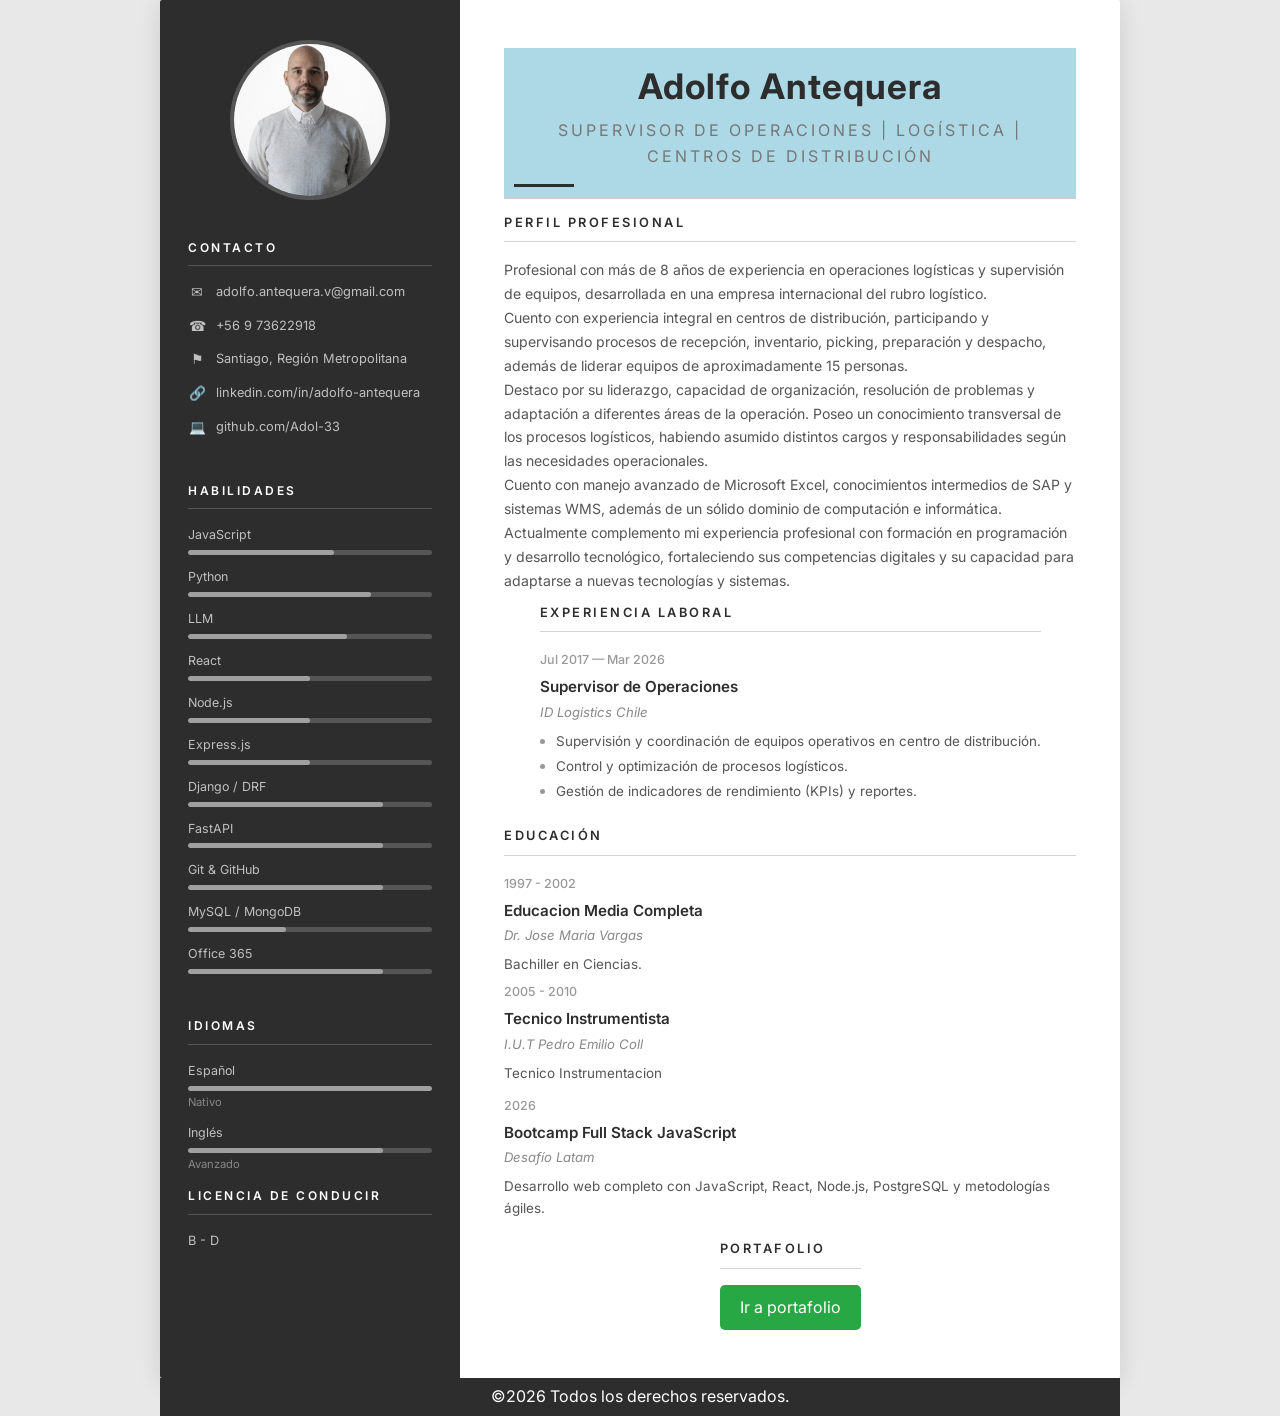
<file: index.html>
<!doctype html>
<html lang="es">
  <head>
    <meta charset="UTF-8" />
    <meta name="viewport" content="width=device-width, initial-scale=1.0" />
    <link rel="stylesheet" href="assets/css/style.css" />
    <link
      href="https://fonts.googleapis.com/css2?family=Inter:wght@300;400;500;600;700&display=swap"
      rel="stylesheet"
    />
    <title>Curriculum Vitae - Adolfo Antequera</title>
  </head>
  <body>
    <div class="cv-container">
      <!-- Barra lateral -->
      <aside class="sidebar">
        <div class="photo-wrapper">
          <img
            src="assets/img/cv2.png"
            alt="Foto de Adolfo Antequera"
            class="foto"
          />
        </div>
        <!-- CONTACTO -->
        <div class="sidebar-section">
          <h3>Contacto</h3>
          <ul class="contact-list">
            <li>
              <span class="contact-icon">&#9993;</span>
              <span>adolfo.antequera.v@gmail.com</span>
            </li>
            <li>
              <span class="contact-icon">&#9742;</span>
              <span>+56 9 73622918</span>
            </li>
            <li>
              <span class="contact-icon">&#9873;</span>
              <span>Santiago, Región Metropolitana</span>
            </li>
            <li>
              <span class="contact-icon">&#128279;</span>
              <span>linkedin.com/in/adolfo-antequera</span>
            </li>
            <li>
              <span class="contact-icon">&#128187;</span>
              <span>github.com/Adol-33</span>
            </li>
          </ul>
        </div>
        <!-- HABILIDADES -->
        <div class="sidebar-section">
          <h3>Habilidades</h3>
          <div class="skill">
            <span class="skill-name">JavaScript</span>
            <div class="skill-bar">
              <div class="skill-level" style="width: 60%"></div>
            </div>
          </div>

          <div class="skill">
            <span class="skill-name">Python</span>
            <div class="skill-bar">
              <div class="skill-level" style="width: 75%"></div>
            </div>
          </div>

          <div class="skill">
            <span class="skill-name">LLM</span>
            <div class="skill-bar">
              <div class="skill-level" style="width: 65%"></div>
            </div>
          </div>

          <div class="skill">
            <span class="skill-name">React</span>
            <div class="skill-bar">
              <div class="skill-level" style="width: 50%"></div>
            </div>
          </div>

          <div class="skill">
            <span class="skill-name">Node.js</span>
            <div class="skill-bar">
              <div class="skill-level" style="width: 50%"></div>
            </div>
          </div>

          <div class="skill">
            <span class="skill-name">Express.js</span>
            <div class="skill-bar">
              <div class="skill-level" style="width: 50%"></div>
            </div>
          </div>

          <div class="skill">
            <span class="skill-name">Django / DRF</span>
            <div class="skill-bar">
              <div class="skill-level" style="width: 80%"></div>
            </div>
          </div>

          <div class="skill">
            <span class="skill-name">FastAPI</span>
            <div class="skill-bar">
              <div class="skill-level" style="width: 80%"></div>
            </div>
          </div>

          <div class="skill">
            <span class="skill-name">Git &amp; GitHub</span>
            <div class="skill-bar">
              <div class="skill-level" style="width: 80%"></div>
            </div>
          </div>

          <div class="skill">
            <span class="skill-name">MySQL / MongoDB</span>
            <div class="skill-bar">
              <div class="skill-level" style="width: 40%"></div>
            </div>
          </div>

          <div class="skill">
            <span class="skill-name">Office 365</span>
            <div class="skill-bar">
              <div class="skill-level" style="width: 80%"></div>
            </div>
          </div>
        </div>
        <!-- IDIOMAS -->
        <div class="sidebar-section">
          <h3>Idiomas</h3>
          <div class="skill">
            <span class="skill-name">Español</span>
            <div class="skill-bar">
              <div class="skill-level" style="width: 100%"></div>
            </div>
            <span class="skill-label">Nativo</span>
          </div>
          <div class="skill">
            <span class="skill-name">Inglés</span>
            <div class="skill-bar">
              <div class="skill-level" style="width: 80%"></div>
            </div>
            <span class="skill-label">Avanzado</span>
          </div>
          <!-- LICENCIAS -->
          <h3>Licencia de conducir</h3>
          <div class="skill">
            <ul class="contact-list">
              <li><span>B - D</span></li>
            </ul>
          </div>
        </div>
      </aside>

      <!-- Contenido principal -->
      <main class="main-content">
        <header class="main-header">
          <h1>Adolfo Antequera</h1>
          <p class="subtitle">
            SUPERVISOR DE OPERACIONES | LOGÍSTICA | CENTROS DE DISTRIBUCIÓN
          </p>
          <div class="header-line"></div>
        </header>
        <!-- PERFIL -->
        <section class="profile">
          <h2>Perfil Profesional</h2>
          <p>
            Profesional con más de 8 años de experiencia en operaciones
            logísticas y supervisión de equipos, desarrollada en una empresa
            internacional del rubro logístico.
          </p>
          <p>
            Cuento con experiencia integral en centros de distribución,
            participando y supervisando procesos de recepción, inventario,
            picking, preparación y despacho, además de liderar equipos de
            aproximadamente 15 personas.
          </p>
          <p>
            Destaco por su liderazgo, capacidad de organización, resolución de
            problemas y adaptación a diferentes áreas de la operación. Poseo un
            conocimiento transversal de los procesos logísticos, habiendo
            asumido distintos cargos y responsabilidades según las necesidades
            operacionales.
          </p>
          <p>
            Cuento con manejo avanzado de Microsoft Excel, conocimientos
            intermedios de SAP y sistemas WMS, además de un sólido dominio de
            computación e informática. Actualmente complemento mi experiencia
            profesional con formación en programación y desarrollo tecnológico,
            fortaleciendo sus competencias digitales y su capacidad para
            adaptarse a nuevas tecnologías y sistemas.
          </p>
        </section>
        <!--  -->
        <section id="experiencia">
          <h2>Experiencia Laboral</h2>

          <div class="timeline-item">
            <div class="timeline-date">Jul 2017 &mdash; Mar 2026</div>
            <div class="timeline-content">
              <h4>Supervisor de Operaciones</h4>
              <span class="company">ID Logistics Chile</span>
              <ul>
                <li>
                  Supervisión y coordinación de equipos operativos en centro de
                  distribución.
                </li>
                <li>Control y optimización de procesos logísticos.</li>
                <li>
                  Gestión de indicadores de rendimiento (KPIs) y reportes.
                </li>
              </ul>
            </div>
          </div>
        </section>
        <!-- EDUCACION -->
        <section id="educacion">
          <h2>Educación</h2>

          <div class="timeline-item">
            <!-- Liceo -->
            <div class="timeline-date">1997 - 2002</div>
            <div class="timeline-content">
              <h4>Educacion Media Completa</h4>
              <span class="company">Dr. Jose Maria Vargas</span>
              <p>Bachiller en Ciencias.</p>
            </div>

            <!-- Universidad -->
            <div class="timeline-date">2005 - 2010</div>
            <div class="timeline-content">
              <h4>Tecnico Instrumentista</h4>
              <span class="company">I.U.T Pedro Emilio Coll</span>
              <p>Tecnico Instrumentacion</p>
            </div>
          </div>

          <!-- Bootcamp -->
          <div class="timeline-item">
            <div class="timeline-date">2026</div>
            <div class="timeline-content">
              <h4>Bootcamp Full Stack JavaScript</h4>
              <span class="company">Desafío Latam</span>
              <p>
                Desarrollo web completo con JavaScript, React, Node.js,
                PostgreSQL y metodologías ágiles.
              </p>
            </div>
          </div>
        </section>
        <!-- PORTAFOLIO -->
        <section id="portafolio">
          <h2>Portafolio</h2>

          <a href="portafolio.html" class="btn">Ir a portafolio</a>
        </section>
      </main>
    </div>
    <footer class="footer">
      <p>&copy;2026 Todos los derechos reservados.</p>
    </footer>
  </body>
</html>
</file>
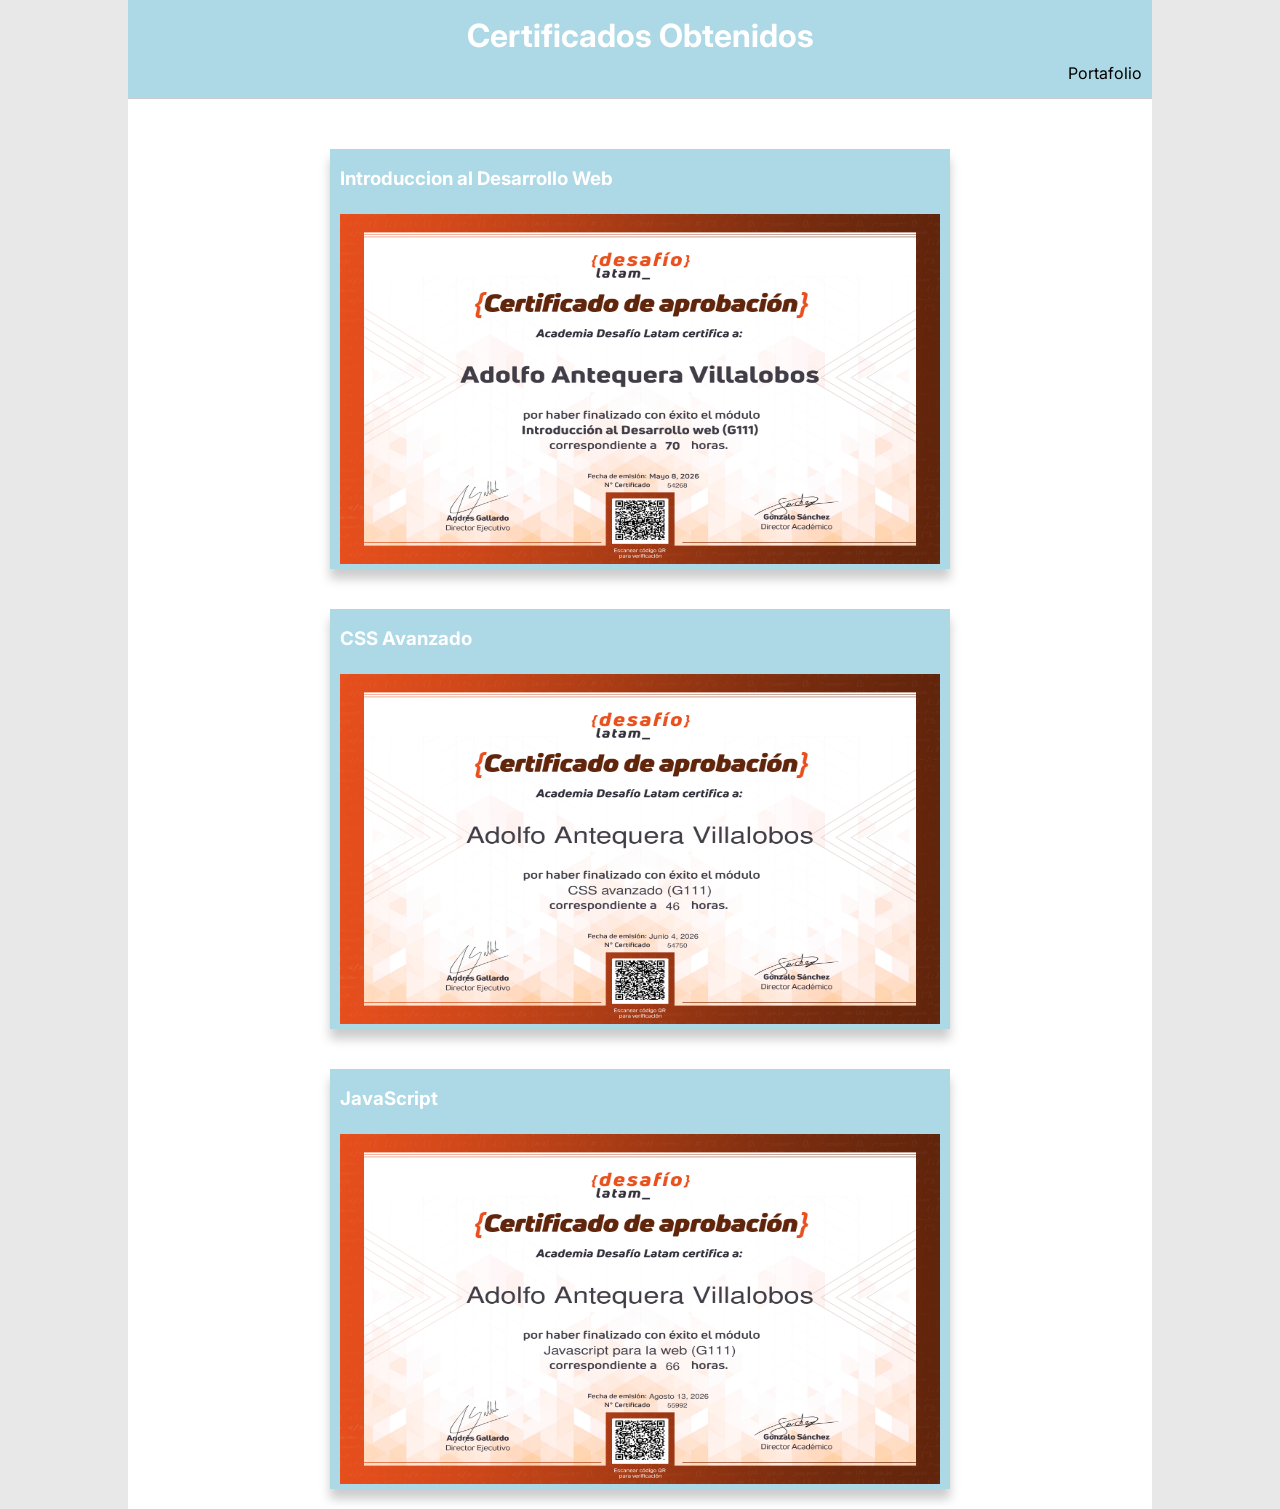
<file: certificados.html>
<!doctype html>
<html lang="en">
  <head>
    <meta charset="UTF-8" />
    <meta name="viewport" content="width=device-width, initial-scale=1.0" />
    <link rel="stylesheet" href="assets/css/style.css" />
    <link
      href="https://fonts.googleapis.com/css2?family=Inter:wght@300;400;500;600;700&display=swap"
      rel="stylesheet"
    />
    <title>Certificados</title>
  </head>
  <body>
    <div class="certificado-contenedor">
      <header>
        <h1>Certificados Obtenidos</h1>
        <a href="/portafolio.html">Portafolio</a>
      </header>
      <main>
        <div class="certificado-card">
          <h3>Introduccion al Desarrollo Web</h3>
          <div class="certificado-img">
            <img src="./assets/img/Introduccion.png" alt="" />
          </div>
        </div>
        <div class="certificado-card">
          <h3>CSS Avanzado</h3>
          <div class="certificado-img">
            <img src="./assets/img/CSS Avanzado.png" alt="" />
          </div>
        </div>
        <div class="certificado-card">
          <h3>JavaScript</h3>
          <div class="certificado-img">
            <img src="./assets/img/JavaScript.png" alt="" />
          </div>
        </div>
      </main>
    </div>
  </body>
</html>
</file>
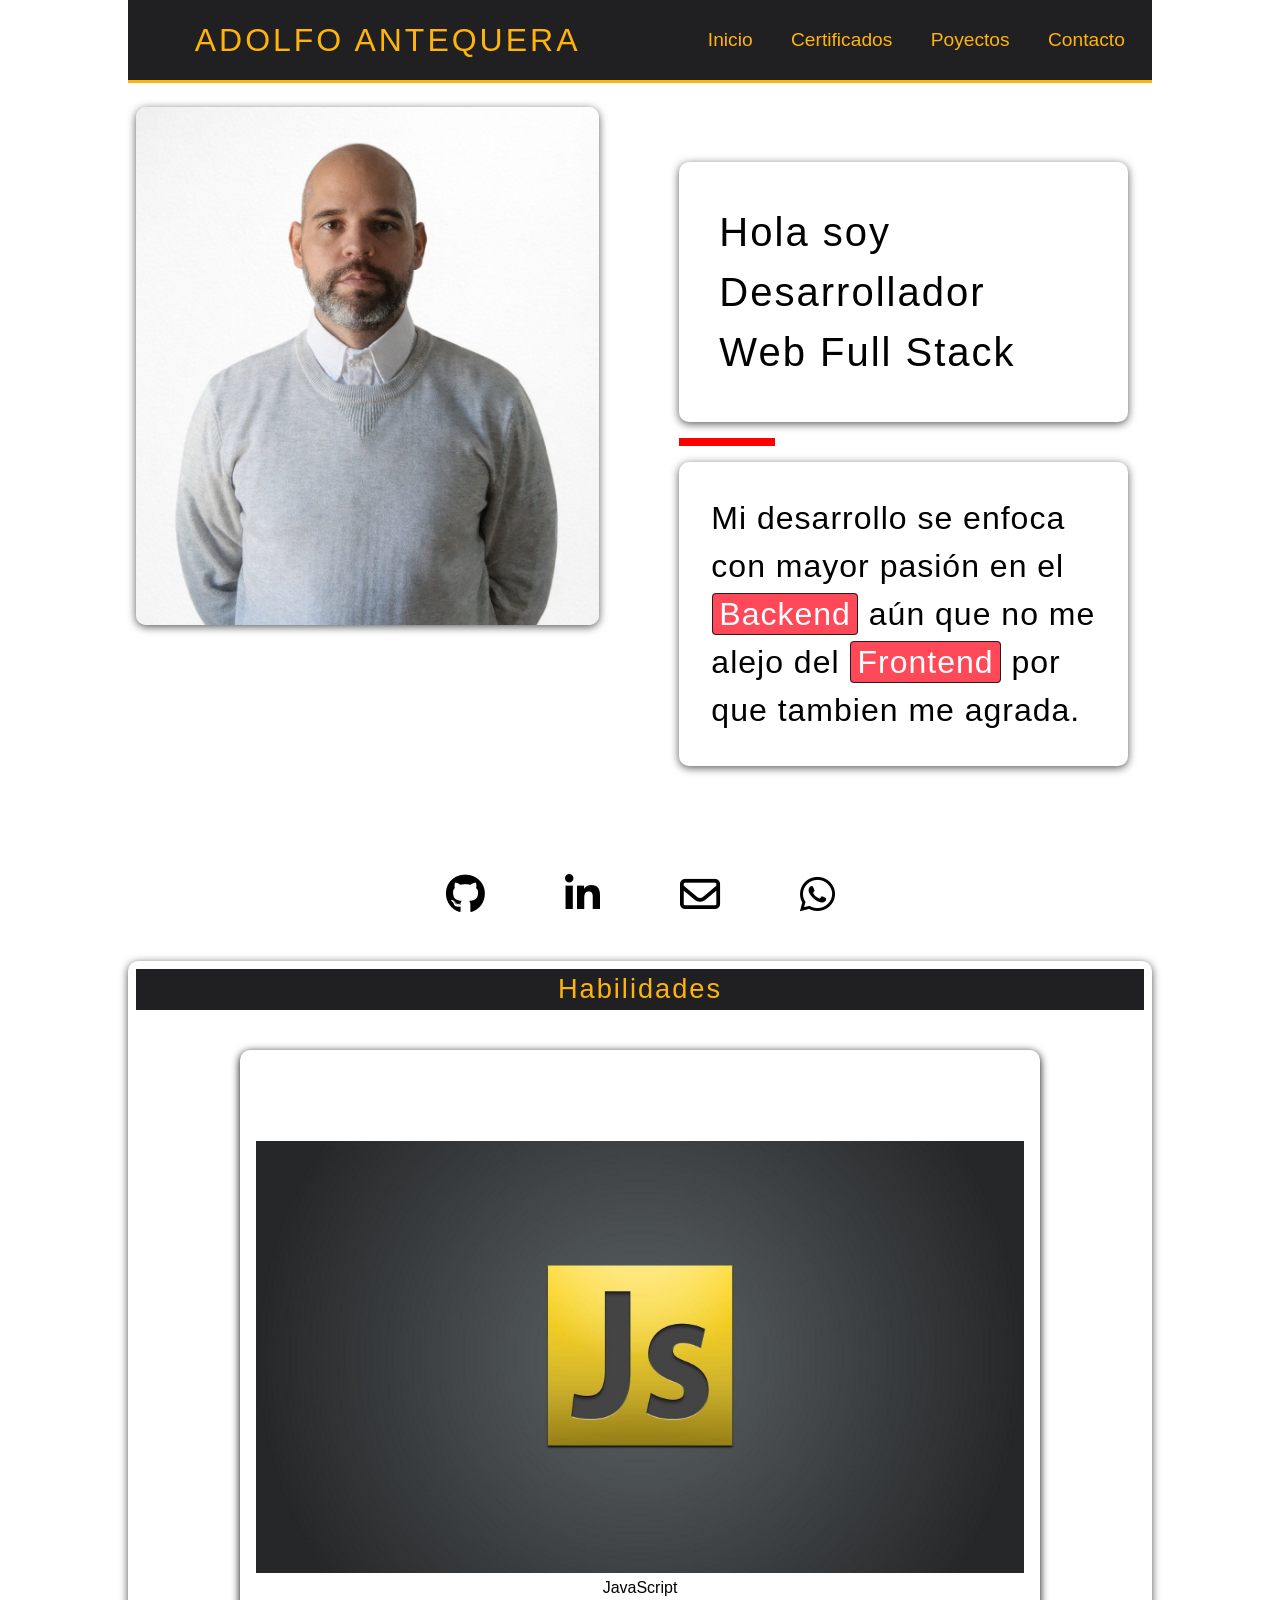
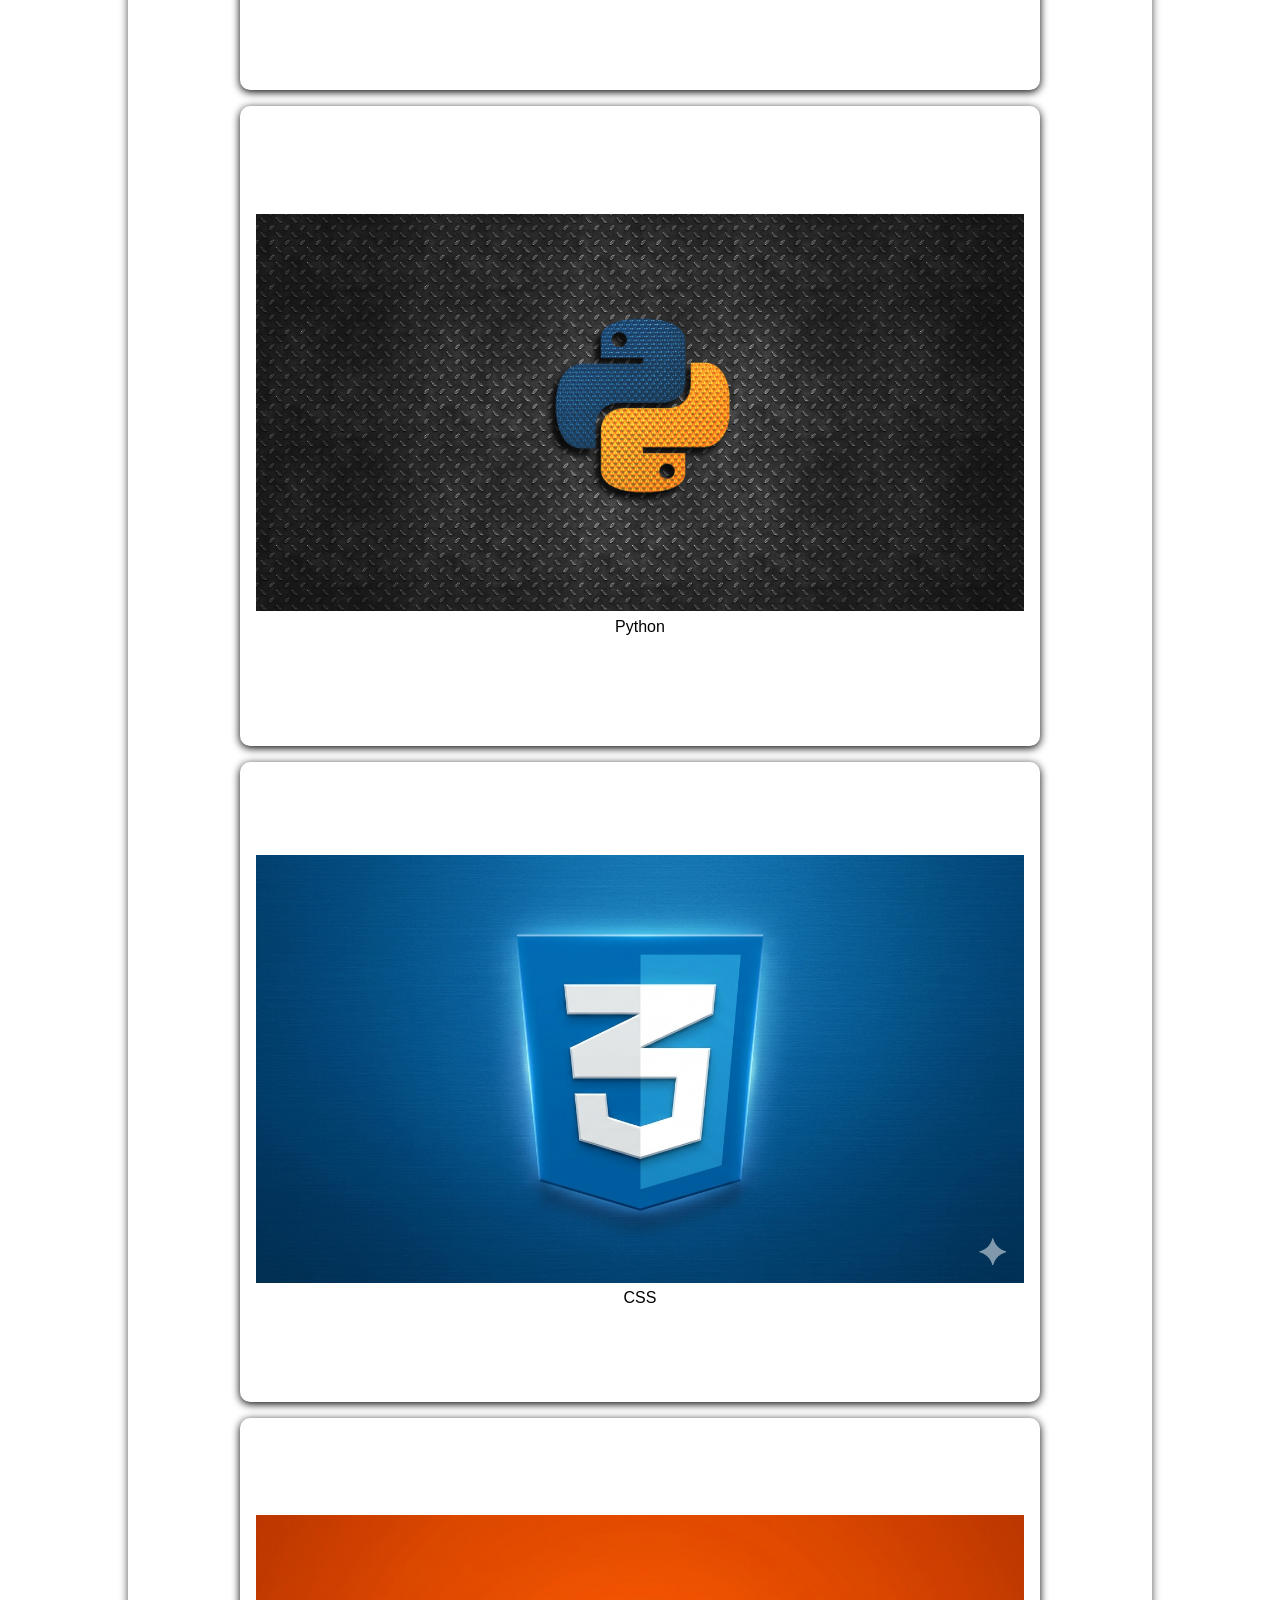
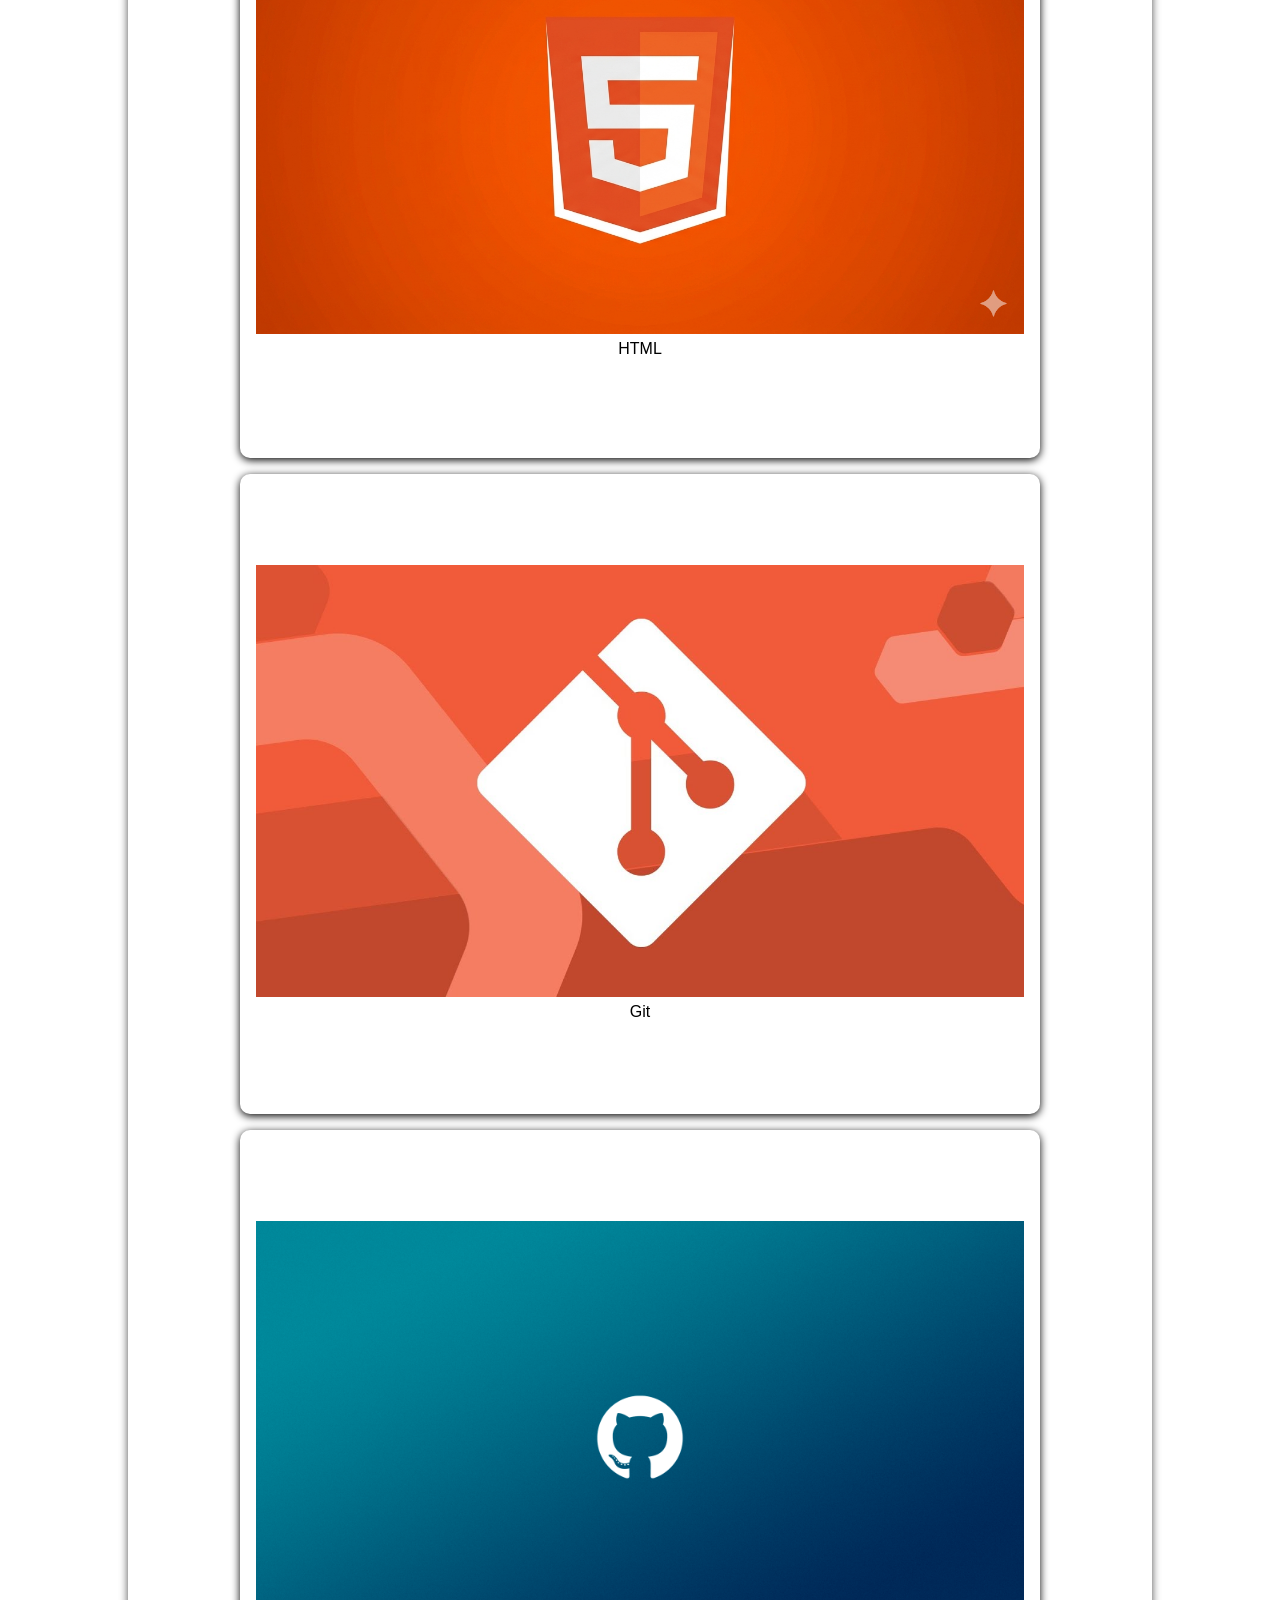
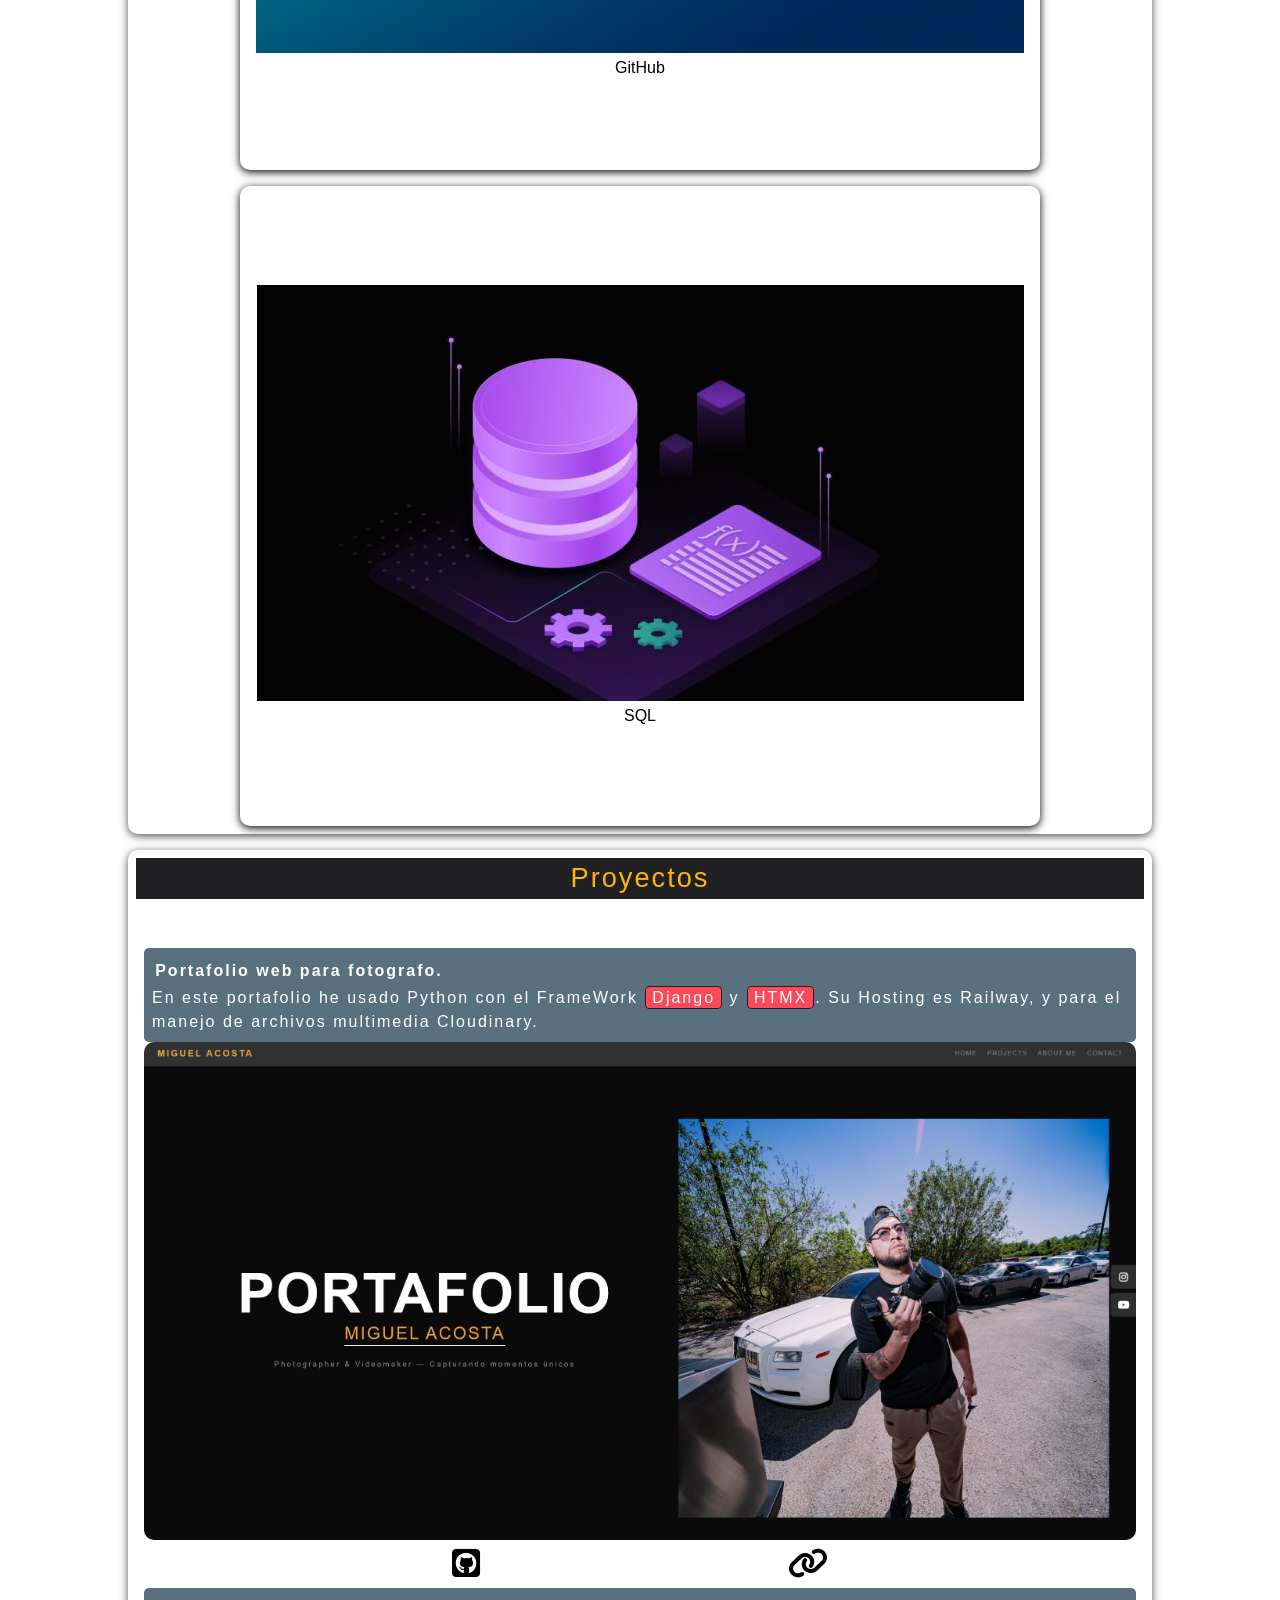
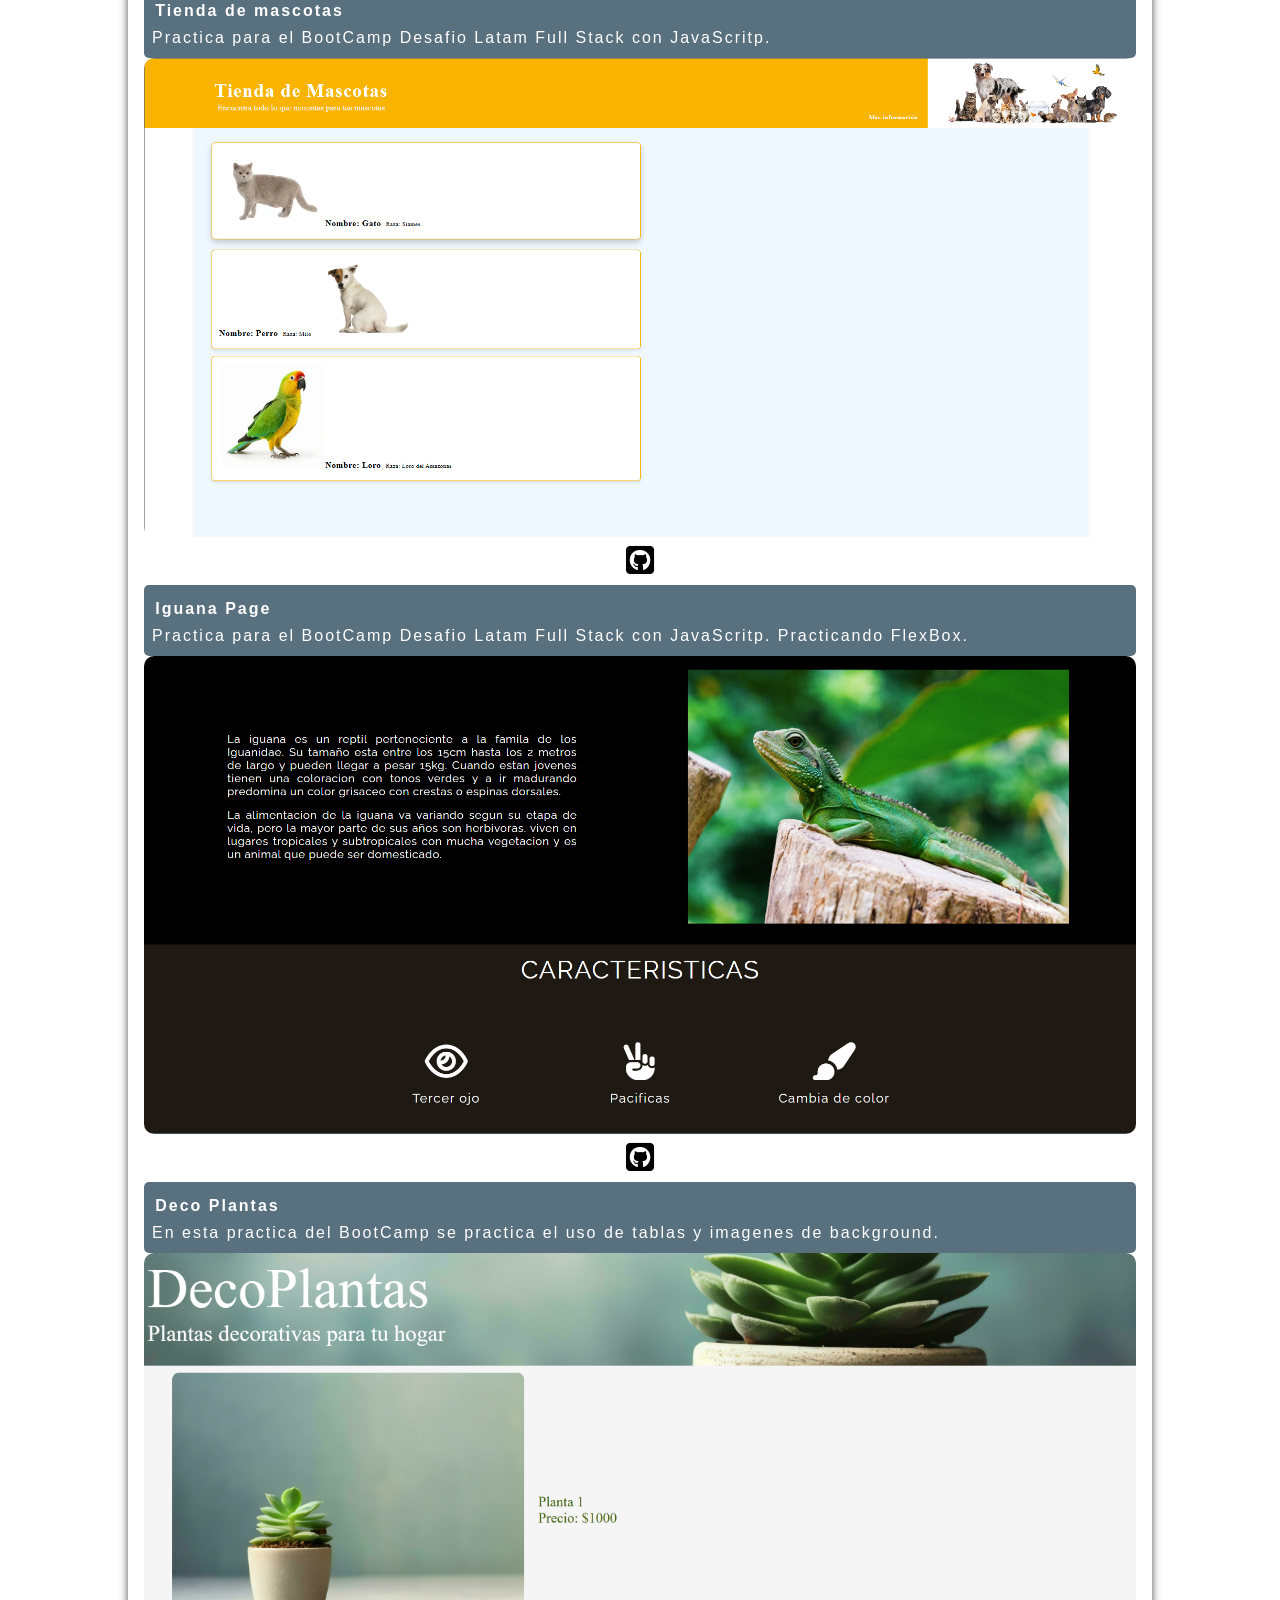
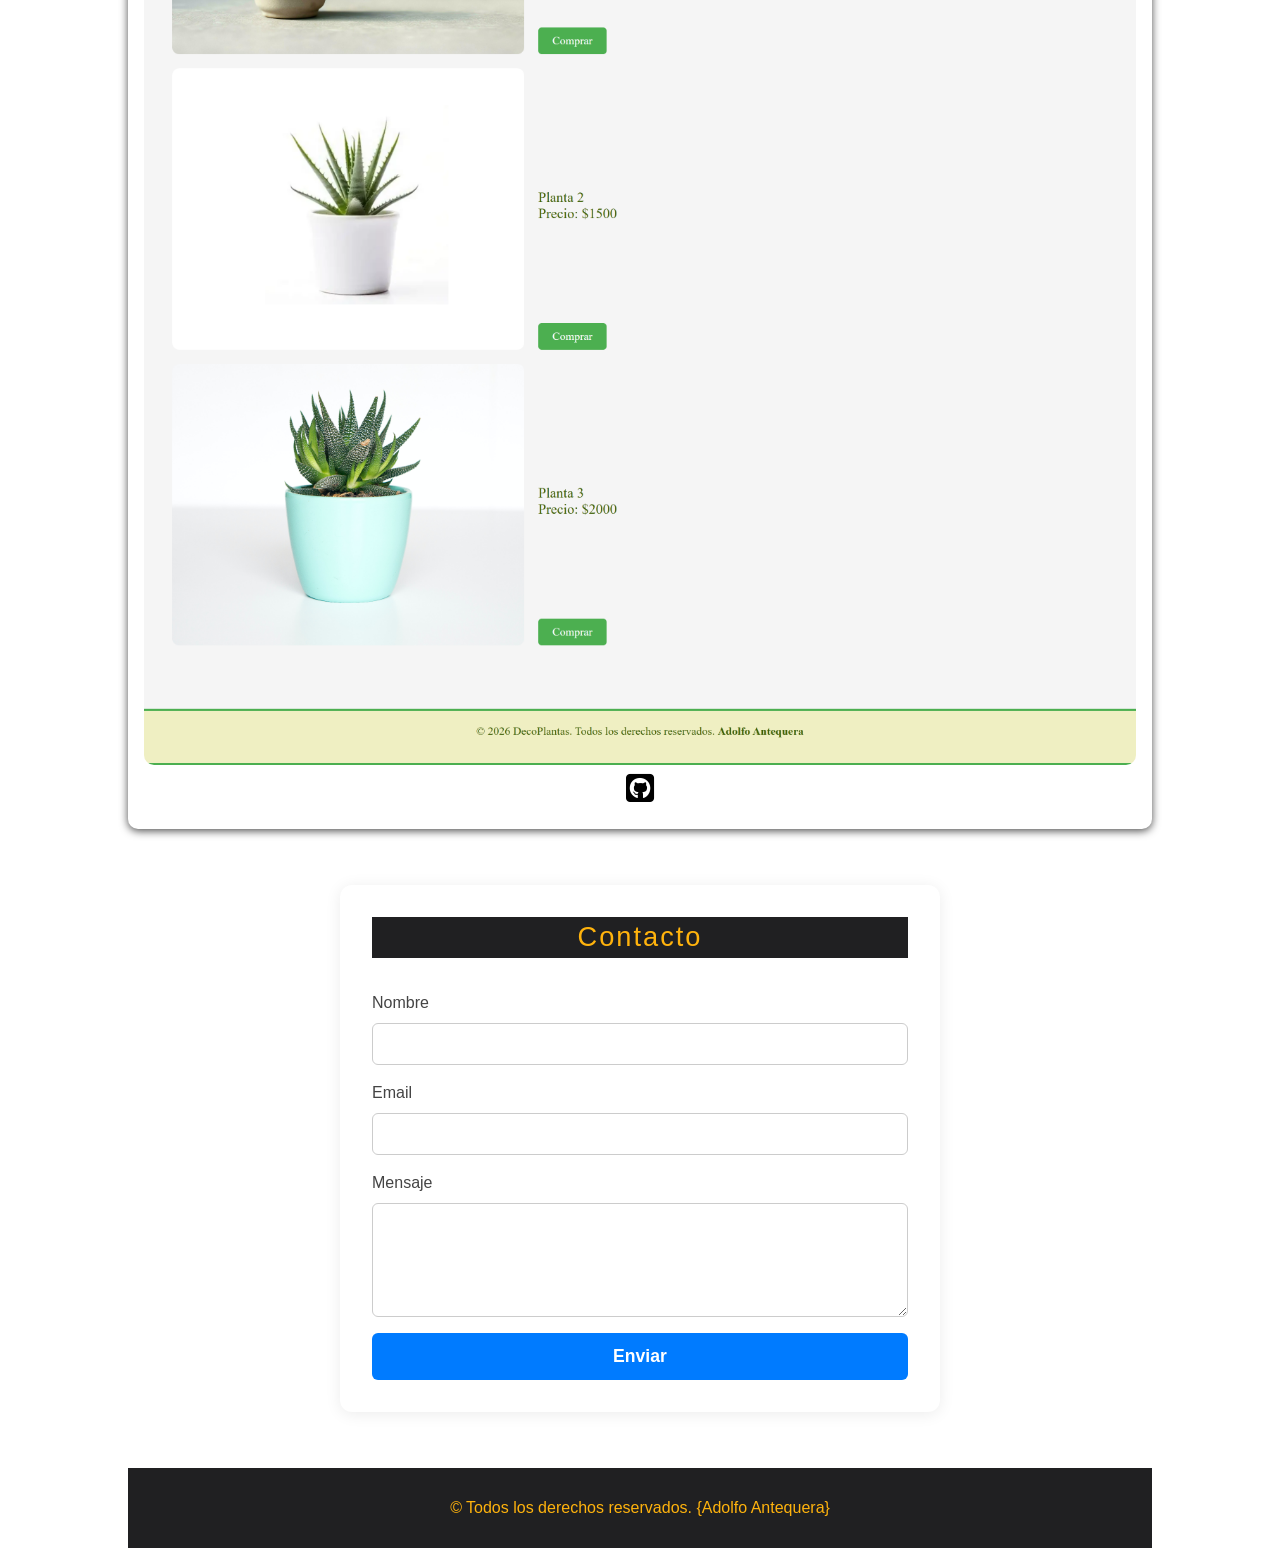
<file: portafolio.html>
<!doctype html>
<html lang="es">
  <head>
    <meta charset="UTF-8" />
    <meta name="viewport" content="width=device-width, initial-scale=1.0" />
    <title>Portafolio</title>

    <meta name="author" content="Adolfo Antequera" />

    <!-- GOOGLE FONTS -->
    <link rel="preconnect" href="https://fonts.googleapis.com" />
    <link rel="preconnect" href="https://fonts.gstatic.com" crossorigin />
    <link
      href="https://fonts.googleapis.com/css2?family=Bungee+Spice&family=Raleway:ital,wght@0,100..900;1,100..900&family=Roboto:ital,wght@0,100..900;1,100..900&family=Saira+Stencil:ital,wght@0,100..900;1,100..900&display=swap"
      rel="stylesheet"
    />
    <!-- CSS -->
    <link rel="stylesheet" href="assets/css/portafolio.css" />

    <!-- FONTAWESOME -->
    <link
      rel="stylesheet"
      href="https://cdnjs.cloudflare.com/ajax/libs/font-awesome/6.5.1/css/all.min.css"
      integrity="sha512-DTOQO9RWCH3ppGqcWaEA1BIZOC6xxalwEsw9c2QQeAIftl+Vegovlnee1c9QX4TctnWMn13TZye+giMm8e2LwA=="
      crossorigin="anonymous"
      referrerpolicy="no-referrer"
    />
  </head>
  <body>
    <header class="header">
      <div class="div-header">
        <h1 class="h1-header">adolfo antequera</h1>
      </div>
      <nav class="navbar">
        <ul class="navbar-menu">
          <li><a href="index.html">Inicio</a></li>
          <li><a href="certificados.html">Certificados</a></li>
          <li><a href="#proyectos">Poyectos</a></li>
          <li><a href="#contacto">Contacto</a></li>
        </ul>
        <div class="hamburguesa" id="hamburguesa">
          <span></span>
          <span></span>
          <span></span>
        </div>
      </nav>
    </header>
    <main class="main">
      <!-- INICIO -->
      <section class="inicio" id="inicio">
        <div class="div-inicio">
          <div class="div-img">
            <img src="assets/img/cv22.png" alt="" />
          </div>
          <!-- TEXTO -->
          <div class="div-inicio-texto">
            <h2 class="">Hola soy Desarrollador <br />Web Full Stack</h2>
            <div class="raya"></div>
            <div>
              <p>
                Mi desarrollo se enfoca con mayor pasión en el
                <span>Backend</span> aún que no me alejo del
                <span>Frontend</span> por que tambien me agrada.
              </p>
            </div>
          </div>
        </div>
      </section>

      <!-- REDES -->
      <div class="redes">
        <a href="https://github.com/Adol-33" target="_blank">
          <i class="fa-brands fa-github"></i>
        </a>
        <a
          href="https://www.linkedin.com/in/adolfo-jose-antequera-villalobos-0834b2400/"
          target="_blank"
        >
          <i class="fa-brands fa-linkedin-in"></i>
        </a>
        <a href="#contacto">
          <i class="fa-regular fa-envelope"></i>
        </a>
        <a href="">
          <i class="fa-brands fa-whatsapp"></i>
        </a>
      </div>

      <!-- HABILIDADES -->
      <section class="habilidades">
        <h4>Habilidades</h4>
        <div class="div-habilidades">
          <ul class="ul-habilidades">
            <li>
              <img src="assets/img/js.png" alt="Adolfo Antequera" />
              <p>JavaScript</p>
            </li>
            <li>
              <img src="assets/img/Python001.png" alt="" />
              <p>Python</p>
            </li>
            <li>
              <img src="assets/img/css.png" alt="" />
              <p>CSS</p>
            </li>
            <li>
              <img src="assets/img/html.png" alt="" />
              <p>HTML</p>
            </li>
            <li>
              <img src="assets/img/git.png" alt="" />
              <p>Git</p>
            </li>
            <li>
              <img src="assets/img/github.png" alt="" />
              <p>GitHub</p>
            </li>
            <li>
              <img src="assets/img/sql.png" alt="" />
              <p>SQL</p>
            </li>
          </ul>
        </div>
      </section>

      <!-- PROYECTOS -->
      <section class="proyectos" id="proyectos">
        <h4>Proyectos</h4>
        <div class="div-proyecto">
          <ul class="ul-proyecto">
            <li>
              <div class="div-li-proyecto">
                <h5>Portafolio web para fotografo.</h5>
                <p>
                  En este portafolio he usado Python con el FrameWork
                  <span>Django</span> y <span>HTMX</span>. Su Hosting es
                  Railway, y para el manejo de archivos multimedia Cloudinary.
                </p>
              </div>
              <img src="assets/img/proyec-1.png" alt="Portafolio" />
              <!-- PIE DE IMAGEN Y LINK -->
              <div class="div-link">
                <a href="https://github.com/Adol-33/Portafolio" target="_blank">
                  <i class="fa-brands fa-square-github"></i>
                </a>
                <a href="https://www.tropicvisual.com/" target="_blank">
                  <i class="fa-solid fa-link"></i>
                </a>
              </div>
            </li>
            <li>
              <div class="div-li-proyecto">
                <h5>Tienda de mascotas</h5>
                <p>
                  Practica para el BootCamp Desafio Latam Full Stack con
                  JavaScritp.
                </p>
              </div>
              <img src="assets/img/mascotas.png" alt="Teinda de mascotas" />
              <div class="div-link">
                <a
                  href="https://github.com/Adol-33/Tienda-de-mascotas-01"
                  target="_blank"
                >
                  <i class="fa-brands fa-square-github"></i>
                </a>
              </div>
            </li>
            <li>
              <div class="div-li-proyecto">
                <h5>Iguana Page</h5>
                <p>
                  Practica para el BootCamp Desafio Latam Full Stack con
                  JavaScritp. Practicando FlexBox.
                </p>
              </div>
              <img src="assets/img/iguana.png" alt="Pagina de Igunas" />
              <div class="div-link">
                <a
                  href="https://github.com/Adol-33/Iguna-Page-01"
                  target="_blank"
                >
                  <i class="fa-brands fa-square-github"></i>
                </a>
              </div>
            </li>
            <li>
              <div class="div-li-proyecto">
                <h5>Deco Plantas</h5>
                <p>
                  En esta practica del BootCamp se practica el uso de tablas y
                  imagenes de background.
                </p>
              </div>
              <img
                src="assets/img/127.0.0.1_5501_index.html.png"
                alt="Deco Plantas"
              />
              <div class="div-link">
                <a
                  href="https://github.com/Adol-33/DecoPlantas-01"
                  target="_blank"
                >
                  <i class="fa-brands fa-square-github"></i>
                </a>
              </div>
            </li>
          </ul>
        </div>
      </section>

      <!-- CONTACTO -->
      <section class="contacto" id="contacto">
        <h4>Contacto</h4>
        <form class="form-contacto" action="#" method="post">
          <div class="form-group">
            <label for="nombre">Nombre</label>
            <input type="text" id="nombre" name="nombre" required />
          </div>
          <div class="form-group">
            <label for="email">Email</label>
            <input type="email" id="email" name="email" required />
          </div>
          <div class="form-group">
            <label for="mensaje">Mensaje</label>
            <textarea id="mensaje" name="mensaje" rows="4" required></textarea>
          </div>
          <button type="submit">Enviar</button>
        </form>
      </section>
    </main>

    <!-- FOOTER -->
    <footer class="footer">
      <p>&copy; Todos los derechos reservados. {Adolfo Antequera}</p>
    </footer>

    <!-- SCRIPT PARA EL BOTON HAMBURGUESA DEL MENU -->
    <script>
      const hamburguesa = document.getElementById("hamburguesa");
      const menu = document.querySelector(".navbar-menu");
      hamburguesa.addEventListener("click", () => {
        menu.classList.toggle("active");
      });
    </script>
  </body>
</html>
</file>
<file: assets/css/style.css>
/* ================================================
   CV Minimalista Gris — Inspirado en Canva
   ================================================ */

* {
  margin: 0;
  padding: 0;
  box-sizing: border-box;
}

a {
  text-decoration: none;
  color: inherit;
}

body {
  font-family: "Inter", "Segoe UI", Tahoma, Geneva, Verdana, sans-serif;
  background-color: #e8e8e8;
  color: #333;
  line-height: 1.6;
}

/* ---------- Contenedor principal ---------- */
.cv-container {
  display: flex;
  max-width: 60rem;
  min-height: calc(100vh - 40px);
  margin: 0px auto;
  background: #fff;
  box-shadow: 0 4px 24px rgba(0, 0, 0, 0.12);
  border-radius: 2px;
  overflow: hidden;
}

/* ==========================================
   SIDEBAR
   ========================================== */
.sidebar {
  width: 300px;
  min-width: 300px;
  background-color: #2d2d2d;
  color: #d4d4d4;
  padding: 40px 28px;
  display: flex;
  flex-direction: column;
  gap: 30px;
}

/* Foto */
.photo-wrapper {
  text-align: center;
}

.foto {
  width: 160px;
  height: 160px;
  border-radius: 50%;
  object-fit: cover;
  border: 4px solid #555;
  filter: grayscale(30%);
}

/* Secciones del sidebar */
.sidebar-section h3 {
  font-size: 0.75rem;
  font-weight: 600;
  letter-spacing: 2.5px;
  text-transform: uppercase;
  color: #ffffff;
  margin-bottom: 16px;
  padding-bottom: 8px;
  border-bottom: 1px solid #555;
}

/* Lista de contacto */
.contact-list {
  list-style: none;
}

.contact-list li {
  display: flex;
  align-items: flex-start;
  gap: 10px;
  margin-bottom: 12px;
  font-size: 0.8rem;
  color: #c0c0c0;
  word-break: break-all;
}

.contact-icon {
  flex-shrink: 0;
  width: 18px;
  text-align: center;
  font-size: 0.85rem;
}

/* Barras de habilidades */
.skill {
  margin-bottom: 12px;
}

.skill-name {
  display: block;
  font-size: 0.78rem;
  color: #c0c0c0;
  margin-bottom: 5px;
}

.skill-bar {
  width: 100%;
  height: 5px;
  background-color: #555;
  border-radius: 3px;
  overflow: hidden;
}

.skill-level {
  height: 100%;
  background-color: #a0a0a0;
  border-radius: 3px;
  transition: width 0.4s ease;
}

.skill-label {
  display: block;
  font-size: 0.7rem;
  color: #888;
  margin-top: 3px;
}

/* ==========================================
   MAIN CONTENT
   ========================================== */
.main-content {
  flex: 1;
  padding: 48px 44px;
  display: flex;
  flex-direction: column;
  gap: 10px;
}

/* Header principal */
.main-header {
  margin-bottom: 4px;
}

.main-header h1 {
  font-size: 2.2rem;
  font-weight: 700;
  color: #2d2d2d;
  letter-spacing: 1px;
  margin-bottom: 4px;
}

.main-header .subtitle {
  font-size: 1rem;
  font-weight: 400;
  color: #777;
  letter-spacing: 3px;
  text-transform: uppercase;
}

.header-line {
  width: 60px;
  height: 3px;
  background-color: #2d2d2d;
  margin-top: 14px;
}

/* Títulos de sección */
.main-content h2 {
  font-size: 0.8rem;
  font-weight: 600;
  letter-spacing: 2.5px;
  text-transform: uppercase;
  color: #2d2d2d;
  padding-bottom: 8px;
  border-bottom: 1px solid #d4d4d4;
  margin-bottom: 16px;
}

/* Perfil */
.profile p {
  font-size: 0.88rem;
  color: #555;
  line-height: 1.7;
}

/* Timeline de experiencia / educación */
.timeline-item {
  display: flex;
  flex-direction: column;
  gap: 5px;
  margin-bottom: 10px;
}

.timeline-date {
  min-width: 110px;
  font-size: 0.78rem;
  font-weight: 500;
  color: #999;
  padding-top: 2px;
}

.timeline-content {
  flex: 1;
}

.timeline-content h4 {
  font-size: 0.95rem;
  font-weight: 600;
  color: #2d2d2d;
  margin-bottom: 2px;
}

.timeline-content .company {
  display: block;
  font-size: 0.82rem;
  color: #888;
  margin-bottom: 8px;
  font-style: italic;
}

.timeline-content ul {
  list-style: none;
  padding: 0;
}

.timeline-content ul li {
  position: relative;
  padding-left: 16px;
  font-size: 0.84rem;
  color: #555;
  margin-bottom: 5px;
  line-height: 1.5;
}

.timeline-content ul li::before {
  content: "";
  position: absolute;
  left: 0;
  top: 8px;
  width: 5px;
  height: 5px;
  background-color: #999;
  border-radius: 50%;
}

.timeline-content p {
  font-size: 0.84rem;
  color: #555;
  line-height: 1.6;
}

.btn {
  display: inline-block;
  padding: 10px 20px;
  background: #007bff;
  background-color: #28a745;
  color: white;
  text-decoration: none;
  border-radius: 5px;
}

.btn:hover {
  background: #0056b3;
  background-color: #218838;
}

.footer {
  max-width: 60rem;
  margin: 0 auto;
  padding: 6px;
  color: #fff;
  background-color: #2d2d2d;
  text-align: center;
}

/*==========================================
   Certificados
   ========================================== */

.certificado-contenedor {
  width: 80%;
  height: 100%;
  margin: auto;
  background-color: #fff;
  display: flex;
  flex-direction: column;
  justify-content: center;
  align-items: center;
  gap: 30px;
}

header {
  width: 100%;
  text-align: center;
  color: #fff;
  background-color: lightblue;
  padding: 10px;
  border-bottom: 2px solid #ccc;
  display: flex;
  flex-direction: column;

  h1 {
    width: 100%;
    justify-self: flex-end;
  }

  a {
    color: #000;
    align-self: flex-end;
  }
}

main {
  height: auto;
  padding: 20px;
  display: flex;
  flex-wrap: wrap;
  justify-content: center;
  align-items: center;
  gap: 40px;
}

.certificado-card {
  width: 620px;
  height: 420px;
  box-shadow: 0px 10px 10px #ccc;
  background-color: lightblue;
  display: flex;
  flex-direction: column;
  align-items: center;
  justify-content: center;
  gap: 10px;

  h3 {
    color: #fff;
    align-self: flex-start;
    padding: 10px;
  }
}

.certificado-img {
  width: 600px;
  height: 350px;
  object-fit: cover;
  object-position: center;
}

.certificado-img img {
  width: 100%;
  height: 100%;
}

/*
==========================================
   RESPONSIVE
   ========================================== */
@media (max-width: 768px) {
  .cv-container {
    flex-direction: column;
    margin: 0;
    border-radius: 0;
    min-height: auto;
  }

  .sidebar {
    width: 100%;
    min-width: auto;
    padding: 30px 24px;
  }

  .main-content {
    padding: 30px 24px;
  }

  .timeline-item {
    flex-direction: column;
    gap: 4px;
  }

  .timeline-date {
    min-width: auto;
  }
}

/* ---------- Print ---------- */
@media print {
  body {
    background: #fff;
  }

  .cv-container {
    box-shadow: none;
    margin: 0;
    max-width: 100%;
    border-radius: 0;
  }
}
</file>
<file: assets/css/portafolio.css>
/* Reset CSS para eliminar márgenes, padding y estilos por defecto del navegador */

* {
  margin: 0;
  padding: 0;
  box-sizing: border-box;
}

html,
body {
  height: 100%;
}

/* Elimina estilos de listas */
ul,
ol {
  list-style: none;
}

/* Elimina estilos de enlaces */
a {
  text-decoration: none;
  color: inherit;
}

/* Elimina estilos de imágenes */
img {
  display: block;
  max-width: 100%;
  height: auto;
}

/* Elimina estilos de botones y formularios */
button,
input,
textarea,
select {
  font: inherit;
  border: none;
  outline: none;
  background: none;
}

/* Normaliza títulos, párrafos y divs */
h1,
h2,
h3,
h4,
h5,
h6,
p,
div,
figure,
figcaption,
blockquote,
pre {
  margin: 0;
  padding: 0;
  font-size: 100%;
  font-weight: normal;
}

/* Tablas sin bordes ni espacios */
table {
  border-collapse: collapse;
  border-spacing: 0;
}
th,
td {
  padding: 0;
  text-align: left;
}

/* Elimina estilos de listas de definición */
dl,
dt,
dd {
  margin: 0;
  padding: 0;
}

/* Elimina estilos de citas */
blockquote,
q {
  quotes: none;
}
blockquote:before,
blockquote:after,
q:before,
q:after {
  content: "";
  content: none;
}

/* Elimina estilos de subrayado y cursiva */
em,
i {
  font-style: normal;
}
b,
strong {
  font-weight: normal;
}

/* Elimina outline en botones al hacer click */
button:focus,
input:focus,
textarea:focus,
select:focus {
  outline: none;
}
/* Estilos de la cuadrícula */

html {
  scroll-behavior: smooth;
}

:root {
  --color-texto: #ffb30d;
  --color-bg-header: #202022;
  --color-bg-section: #cacaca;
}

span {
  color: #fff;
  background-color: #ff4858;
  margin: 1px;
  padding: 2px 6px;
  border-radius: 4px;
  border: 1px solid var(--color-bg-header);
}

body {
  font-family: "Saira Stencil", Arial, Helvetica, sans-serif;
  line-height: 1.5;
  width: 80%;
  height: 100%;
  margin: 0 auto;
  display: grid;
  grid-template-columns: 1fr;
  grid-template-rows: auto 1fr auto;
  grid-template-areas:
    "header"
    "main"
    "footer";
  gap: 1rem;
  background-color: #fff;
}

.redes {
  padding: 0.5em;
  height: auto;
  width: 100%;
  font-size: 2.5rem;
  display: flex;
  justify-content: center;
  align-items: center;
  gap: 2em;
}

h4 {
  text-align: center;
  color: var(--color-texto);
  letter-spacing: 2px;
  font-size: 1.7rem;
  width: 100%;
  height: auto;
  background: none;
  margin-bottom: 1.2em;
  background-color: var(--color-bg-header);
}

.habilidades,
.proyectos {
  display: flex;
  flex-direction: column;
  justify-content: center;
  align-items: center;
  gap: 0.5rem;
  padding: 0.5rem;
  border-radius: 10px;
  box-shadow: 0 2px 8px rgba(0, 0, 0, 0.7);
}

.header {
  align-items: center;
  background-color: var(--color-bg-header);
  border-bottom: 3px solid var(--color-texto);
  color: var(--color-texto);
  display: flex;
  grid-area: header;
  height: 5rem;
  justify-content: space-between;
  padding: 0.5em;
  width: 100%;
  height: auto;
}

.div-header {
  width: 100%;
  height: 100%;
  padding: 0.5em;
}

.h1-header {
  text-transform: uppercase;
  text-align: center;
  font-size: 2rem;
  letter-spacing: 3px;
}

.main {
  grid-area: main;
  width: 100%;
  height: auto;
  display: flex;
  flex-direction: column;
  justify-content: center;
  align-items: center;
  gap: 1em;
}

.inicio {
  width: 100%;
  height: calc(90vh - 5rem);
  display: flex;
  flex-wrap: wrap;
  justify-content: center;
  align-items: center;
}

.div-inicio {
  width: 100%;
  height: 100%;
  padding: 0.5em;
  display: flex;
  justify-content: center;
  align-items: center;
  gap: 4em;
}

.div-img {
  width: 100%;
  height: 100%;
}

.div-img img {
  max-width: 100%;
  height: auto;
  object-fit: cover;
  object-position: center center;
  border-radius: 10px;
  box-shadow: 0 2px 8px rgba(20, 20, 22, 0.7);
}

.div-inicio-texto {
  /* position: relative; */
  width: 100%;
  height: auto;
  padding: 1em;
  display: flex;
  flex-direction: column;
  align-items: start;
  justify-content: start;
  gap: 1em;
}

.div-inicio-texto h2 {
  box-shadow: 0 2px 8px rgba(20, 20, 22, 0.7);
  border-radius: 10px;
  font-size: 2.5rem;
  height: auto;
  letter-spacing: 2px;
  padding: 1em;
  width: 100%;
}

.raya {
  width: 6rem;
  height: 0.5rem;
  background-color: red;
}

.div-inicio-texto p {
  box-shadow: 0 2px 8px rgba(20, 20, 22, 0.7);
  border-radius: 10px;
  font-size: 2rem;
  height: auto;
  letter-spacing: 1px;
  padding: 1em;
  width: 100%;
}

.div-habilidades {
  width: 100%;
  height: 100%;
}

.ul-habilidades {
  width: 100%;
  height: 100%;
  display: flex;
  flex-wrap: wrap;
  justify-content: center;
  align-items: center;
  gap: 1em;
}

.ul-habilidades li {
  width: 50em;
  height: 40em;
  padding: 1em;
  border-radius: 10px;
  box-shadow: 0 2px 8px black;
  display: flex;
  flex-direction: column;
  justify-content: center;
  align-items: center;
  gap: 0.2em;
}

.ul-habilidades li img {
  object-fit: cover;
  object-position: center center;
  max-width: 100%;
  height: auto;
}

.ul-habilidades li p {
  width: 100%;
  text-align: center;
}

.div-proyecto {
  width: 100%;
  height: 100%;
  padding: 0.5em;

  display: flex;
  justify-content: center;
  align-items: center;
  padding: 0.5em;
  gap: 0.5em;
}

.div-li-proyecto {
  color: #fff;
  background-color: #59707e;
  width: 100%;
  letter-spacing: 2px;
  padding: 0.5em;
  border-radius: 5px;
}

.ul-proyecto h5 {
  font-weight: 800;
  padding: 0.2em;
  /* border: 1px solid black; */
  text-align: justify;
}

.ul-proyecto p {
  text-align: start;
  width: 100%;
}

.ul-proyecto img {
  max-width: 100%;
  height: auto;
  object-fit: contain;
  object-position: center center;
  border-radius: 10px;
}

.footer {
  grid-area: footer;
  display: flex;
  justify-content: center;
  align-items: center;
  width: 100%;
  height: 5rem;
  padding: 0.5em;
  background-color: var(--color-bg-header);
}

.div-link {
  width: 100%;
  display: flex;
  justify-content: space-evenly;
  align-items: center;
  font-size: 2rem;
}

.footer p {
  color: var(--color-texto);
}

.navbar {
  font-size: 1.2em;
  width: 100%;
  height: 100%;
  display: flex;
  justify-content: end;
  align-items: center;
  position: relative;
  padding: 0.5em;
}

.navbar-menu {
  display: flex;
  gap: 1em;
}

.navbar-menu li a {
  border-radius: 4px;
  padding: 0.5em;
}

.navbar-menu li a:hover {
  border: 1px solid #fa7f08;
}

.hamburguesa {
  display: none;
  flex-direction: column;
  cursor: pointer;
}

/* Tres rayitas */
.hamburguesa span {
  width: 25px;
  height: 3px;
  background: var(--color-texto);
  margin: 4px 0;
  transition: 0.4s;
}

/* CONTACTO */
/* Formulario de contacto */
.contacto {
  max-width: 600px;
  width: 100%;
  margin: 40px auto;
  padding: 32px 32px;
  background: #fff;
  border-radius: 12px;
  box-shadow: 0 2px 16px rgba(0, 0, 0, 0.08);
}

.form-contacto {
  display: flex;
  flex-direction: column;
  gap: 1em;
}
.form-group {
  display: flex;
  flex-direction: column;
  gap: 0.5em;
}
.form-group label {
  font-weight: 500;
  color: #444;
}

.form-group input,
.form-group textarea {
  padding: 8px 10px;
  border: 1px solid #ccc;
  border-radius: 6px;
  font-size: 1rem;
  transition: border 0.2s;
}

.form-group input:focus,
.form-group textarea:focus {
  border: 1.5px solid #007bff;
  outline: none;
}

.form-contacto button {
  padding: 0.6em 0;
  background: #007bff;
  color: #fff;
  border: none;
  border-radius: 6px;
  font-size: 1.1rem;
  font-weight: 600;
  cursor: pointer;
  transition: background 0.2s;
}

.form-contacto button:hover {
  background: #0056b3;
}

/* MEDIA QUERY ------------------------------------------- */

@media (max-width: 1200px) {
  .inicio {
    width: 100%;
  }

  .main {
    display: flex;
    flex-direction: column;
    gap: 1em;
  }
}

@media (max-width: 1024px) {
  html {
    width: 100%;
    height: 100%;
  }

  .inicio {
    height: auto;
    gap: 1em;
  }

  .div-inicio {
    flex-direction: column;
    padding: 0.2em;
    gap: 0.5em;
  }

  .div-img {
    width: 30rem;
    height: 40rem;
    align-self: center;
    margin-left: 0;
  }

  .div-inicio-texto {
    align-items: center;
    justify-content: center;
    gap: 0.5em;
    padding: 0.2em;
  }

  .div-inicio-texto h2 {
    font-size: 1rem;
    pad: 0.2em;
  }

  .raya {
    display: none;
  }

  .div-inicio p {
    font-size: 1rem;
    padding: 0.2em;
    width: 100%;
  }
}

@media (max-width: 870px) {
  html {
    width: 100%;
    height: 100%;
  }

  .h1-header {
    font-size: 1.5rem;
    text-align: start;
  }
  .navbar {
    width: 30%;
  }
  .navbar-menu {
    font-size: 1rem;
  }

  .inicio {
    width: 100%;
    height: auto;
  }

  .main {
    display: flex;
    flex-direction: column;
    gap: 1em;
  }
}

@media (max-width: 768px) {
  html {
    width: 100%;
    height: 100%;
  }

  * {
    padding: 0;
    margin: 0;
    box-sizing: border-box;
  }

  .inicio {
    width: 100%;
    height: auto;
  }
}

@media (max-width: 576px) {
  html {
    width: 100%;
    height: 100%;
  }

  * {
    padding: 0;
    margin: 0;
    box-sizing: border-box;
  }

  body {
    width: 100%;
    gap: 2em;
  }

  .inicio {
    width: 100%;
    height: auto;
  }

  .habilidades {
    width: 100%;
    gap: 0.5em;
  }

  .ul-habilidades {
    width: 100%;
    flex-flow: row wrap;
    justify-content: center;
    align-content: center;
    gap: 0.5em;
  }

  .ul-habilidades li {
    width: 20rem;
    height: auto;
    align-self: center;
  }

  .div-inicio-texto {
    width: 100%;
  }

  .header {
    width: 100%;
  }

  .main {
    width: 100%;
    height: 100%;
  }

  .footer {
    width: 100%;
  }

  /* menu ----------------------------------- */
  .navbar-menu {
    display: none;
    flex-direction: column;
    position: absolute;
    top: 70px;
    right: 0;
    width: 140px;
    color: white;
    background: rgba(20, 20, 22, 0.5);
    box-shadow: 0 2px 8px rgba(0, 0, 0, 0.1);
    padding: 0.5rem;
    font-size: 1.5rem;
    border-radius: 5px;
  }

  .navbar-menu.active {
    display: flex;
  }
  .hamburguesa {
    display: flex;
  }

  .navbar-menu li a:hover {
    border: none;
  }
}
</file>
